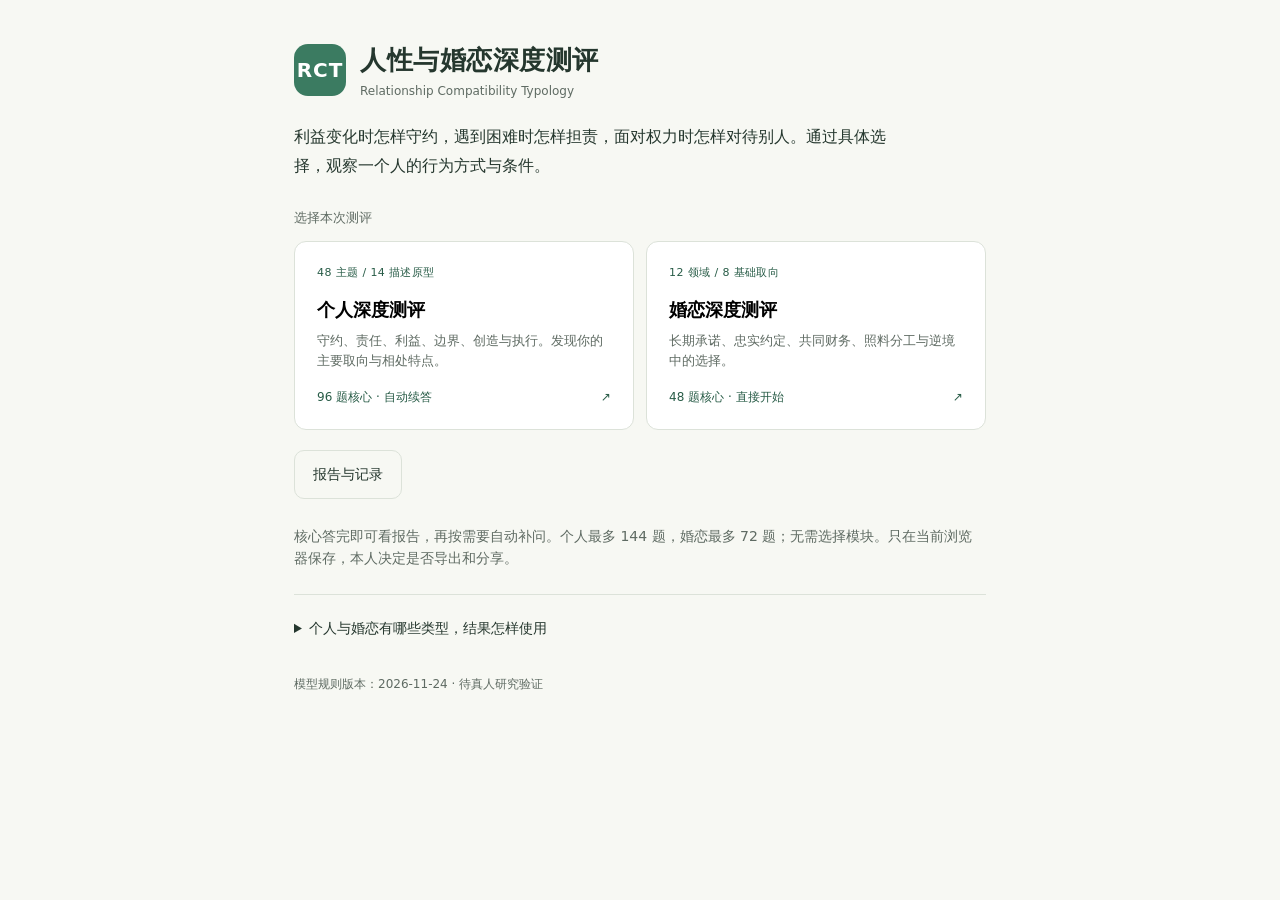
<file: index.html>
<!DOCTYPE html>
<html lang="zh-CN">
<head>
  <meta charset="UTF-8">
  <meta name="viewport" content="width=device-width, initial-scale=1.0">
  <meta name="description" content="RCT 人性与婚恋深度测评：48个人主题、14种描述原型、12个婚恋领域。用画像描述、维度解析、雷达图与动物象征理解行为倾向。">
  <title>RCT 人性与婚恋深度测评</title>
  <link rel="stylesheet" href="css/style.css?v=20261125-depth-v5">
  <link rel="stylesheet" href="css/depth.css?v=20261125-depth-v5">
</head>
<body>
  <main class="app" id="depth-app" data-release="20261125-depth-v5">
    <section id="page-home" class="page active">
      <header class="hero">
        <div class="brand"><span class="logo">RCT</span><div class="brand-text">
          <h1>人性与婚恋深度测评</h1><p class="sub">Relationship Compatibility Typology</p>
        </div></div>
        <p class="lead">利益变化时怎样守约，遇到困难时怎样担责，面对权力时怎样对待别人。通过具体选择，观察一个人的行为方式与条件。</p>
      </header>
      <p class="entry-label">选择本次测评</p>
      <div class="mode-cards">
        <button type="button" class="mode-card" id="btn-exploration" data-start="personal" style="--scene-color:var(--green-strong)">
          <span class="mode-kicker">48 主题 / 14 描述原型</span><span class="mode-title">个人深度测评</span>
          <span class="mode-desc">守约、责任、利益、边界、创造与执行。发现你的主要取向与相处特点。</span>
          <span class="mode-count">96 题核心 · 自动续答 <span aria-hidden="true">↗</span></span>
        </button>
        <button type="button" class="mode-card" data-scene="love" data-start="marriage" style="--scene-color:var(--green-strong)">
          <span class="mode-kicker">12 领域 / 8 基础取向</span><span class="mode-title">婚恋深度测评</span>
          <span class="mode-desc">长期承诺、忠实约定、共同财务、照料分工与逆境中的选择。</span>
          <span class="mode-count">48 题核心 · 直接开始 <span aria-hidden="true">↗</span></span>
        </button>
      </div>
      <div class="home-history">
        <button type="button" class="btn btn-ghost" id="btn-history">报告与记录</button>
      </div>
      <p class="home-foot muted">核心答完即可看报告，再按需要自动补问。个人最多 144 题，婚恋最多 72 题；无需选择模块。只在当前浏览器保存，本人决定是否导出和分享。</p>
      <details class="depth-library"><summary>个人与婚恋有哪些类型，结果怎样使用</summary><div id="type-library"></div>
        <p class="muted">个人有 14 个基础类型，婚恋有 8 个基础取向，主要取向可组合。颜色和动物帮助辨认类型，不表示优劣。当前模型未经过真人研究验证，不能给出背叛概率、终身忠诚保证或未来成就预测。</p>
      </details>
      <p id="home-status" class="storage-note muted" role="status"></p>
    </section>
    <section id="page-depth-quiz" class="page">
      <div class="quiz-scene-line"><strong id="depth-mode"></strong><button type="button" class="text-btn" id="depth-pause">保存并返回</button></div>
      <p id="depth-instruction" class="quiz-context muted"></p>
      <div class="quiz-top"><span id="depth-kind"></span><span id="depth-progress" class="muted"></span></div>
      <div class="progress-track"><div id="depth-progress-bar" class="progress-bar"></div></div>
      <div class="quiz-body">
        <h2 id="depth-text" class="quiz-text" tabindex="-1"></h2>
        <p id="depth-followup-reason" class="muted"></p>
        <div id="depth-options" class="options" role="group" aria-labelledby="depth-text"></div>
        <div class="quiz-actions">
          <button type="button" id="depth-prev" class="btn btn-ghost">上一题</button>
          <button type="button" id="depth-skip" class="btn btn-ghost" aria-pressed="false">跳过本题</button>
          <button type="button" id="depth-next" class="btn" disabled>下一题</button>
        </div>
        <button type="button" id="depth-stop-followup" class="text-btn hidden">结束补问，查看当前画像</button>
        <p id="depth-quiz-status" class="storage-note muted" role="status" aria-live="polite"></p>
      </div>
    </section>
    <section id="page-depth-report" class="page">
      <div class="quiz-scene-line"><strong id="report-mode"></strong><button type="button" class="text-btn" data-home>返回首页</button></div>
      <div id="depth-report"></div>
      <p id="report-status" class="storage-note muted" role="status"></p>
      <div class="actions">
        <button type="button" id="report-followup" class="btn">自动补充观察</button>
        <button type="button" id="report-edit" class="btn btn-ghost">回看与修改</button>
        <button type="button" id="report-export" class="btn btn-ghost">导出本次报告</button>
        <button type="button" id="report-new" class="btn btn-ghost">重新作答</button>
      </div>
      <p class="quiz-hint muted">修改会生成新报告，已保存的快照保留原状。</p>
    </section>
    <section id="page-depth-history" class="page">
      <div class="quiz-scene-line"><strong>报告与记录</strong><button type="button" class="text-btn" data-home>返回首页</button></div>
      <p class="muted">新旧版本分别保存；旧 44 题与完整旧题库记录按原文查看，不能换算为新结果。</p>
      <div id="depth-history"></div>
      <h2 class="sec-title">导入本人主动提供的报告</h2>
      <p class="muted">导入只在本地读取文件。同版本报告可查看当前画像，其他版本保留原文。</p>
      <label class="oc-field import-field"><span>选择 JSON 报告文件</span><input type="file" id="report-import" accept=".json,application/json"></label>
      <p id="import-status" class="storage-note muted" role="status"></p>
      <div class="actions">
        <button type="button" id="history-export" class="btn btn-ghost">导出全部本地记录</button>
        <button type="button" id="history-retry" class="btn btn-ghost">重新读取记录</button>
      </div>
    </section>
    <section id="page-depth-raw" class="page">
      <div class="quiz-scene-line"><strong>原版本记录</strong><button type="button" class="text-btn" id="raw-back">返回记录</button></div>
      <h2 id="raw-title" class="depth-title"></h2>
      <p class="muted">保留原名称、解释、回答及版本，不用新算法重算。当前记录只能按原范围理解。</p>
      <div id="raw-readable"></div>
      <details class="depth-library"><summary>查看完整原始记录</summary><pre id="raw-content"></pre></details>
      <button type="button" class="btn btn-ghost" id="raw-export">导出原记录</button>
    </section>
    <noscript>本测评需要开启 JavaScript 才能在本地处理回答。</noscript>
  </main>
  <script src="js/depth/model.js?v=20261125-depth-v5"></script>
  <script src="js/depth/engine.js?v=20261125-depth-v5"></script>
  <script src="js/depth/data.js?v=20261125-depth-v5"></script>
  <script src="js/depth/identity.js?v=20261125-depth-v5"></script>
  <script src="js/depth/affinities.js?v=20261125-depth-v5"></script>
  <script src="js/depth/profile.js?v=20261125-depth-v5"></script>
  <script src="js/depth/visuals.js?v=20261125-depth-v5"></script>
  <script src="js/depth/app.js?v=20261125-depth-v5"></script>
</body>
</html>
</file>
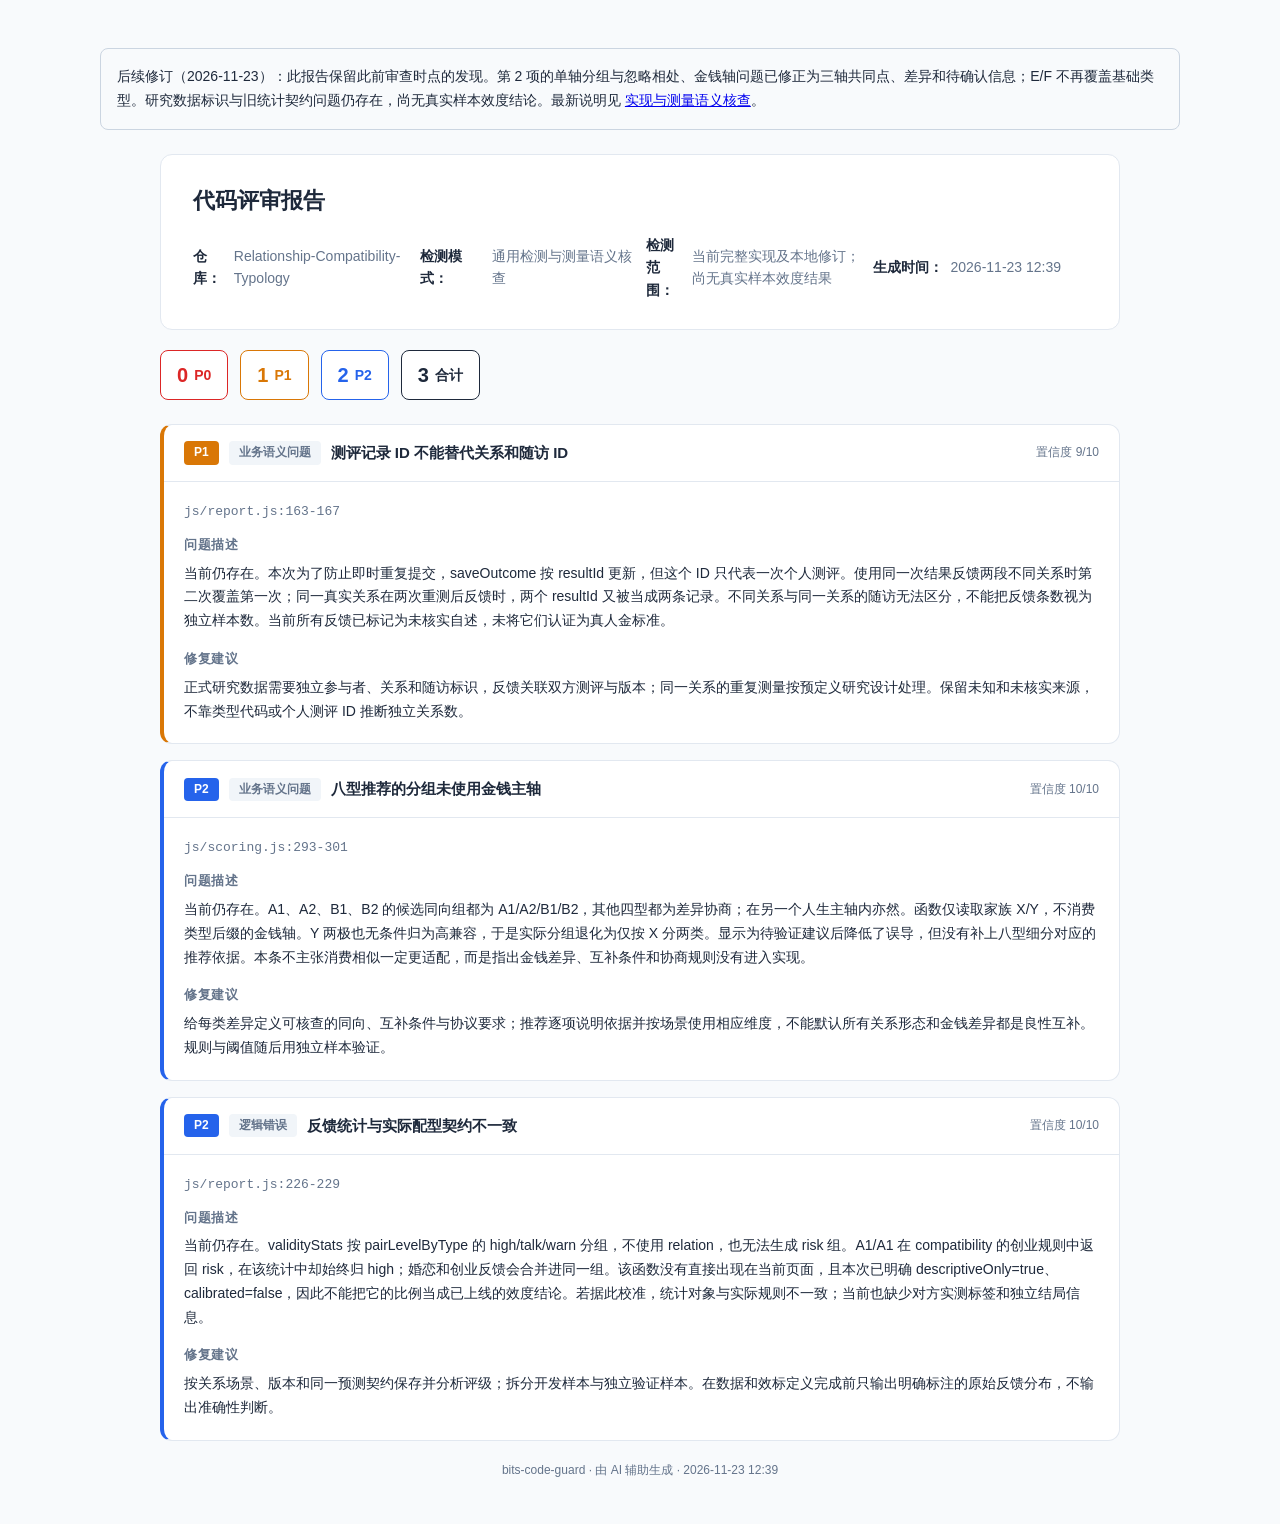
<file: RCT-代码审查.html>
<!DOCTYPE html>
<html lang="zh-CN">
<head>
  <meta charset="UTF-8">
  <meta name="viewport" content="width=device-width, initial-scale=1.0">
  <title>代码评审报告 — Relationship-Compatibility-Typology</title>
  <style>
    :root {
      --color-p0: #dc2626;
      --color-p0-bg: #fef2f2;
      --color-p0-border: #fca5a5;
      --color-p1: #d97706;
      --color-p1-bg: #fffbeb;
      --color-p1-border: #fcd34d;
      --color-p2: #2563eb;
      --color-p2-bg: #eff6ff;
      --color-p2-border: #93c5fd;
      --color-bg: #f8fafc;
      --color-card: #ffffff;
      --color-border: #e2e8f0;
      --color-text: #1e293b;
      --color-text-secondary: #64748b;
      --color-code-bg: #f1f5f9;
    }

    * { margin: 0; padding: 0; box-sizing: border-box; }

    body {
      font-family: -apple-system, BlinkMacSystemFont, "Segoe UI", Roboto, "Helvetica Neue", Arial, "Noto Sans SC", sans-serif;
      background: var(--color-bg);
      color: var(--color-text);
      line-height: 1.6;
      padding: 24px;
    }

    .container {
      max-width: 960px;
      margin: 0 auto;
    }

    /* --- Header --- */
    .report-header {
      background: var(--color-card);
      border: 1px solid var(--color-border);
      border-radius: 12px;
      padding: 28px 32px;
      margin-bottom: 20px;
    }

    .report-header h1 {
      font-size: 22px;
      font-weight: 700;
      margin-bottom: 16px;
    }

    .meta-grid {
      display: grid;
      grid-template-columns: repeat(auto-fit, minmax(200px, 1fr));
      gap: 12px;
    }

    .meta-item {
      display: flex;
      align-items: center;
      gap: 8px;
      font-size: 14px;
      color: var(--color-text-secondary);
    }

    .meta-item .label { font-weight: 600; color: var(--color-text); }

    /* --- P0 Alert Banner --- */
    .p0-alert {
      background: var(--color-p0-bg);
      border: 1px solid var(--color-p0-border);
      border-left: 4px solid var(--color-p0);
      border-radius: 8px;
      padding: 16px 20px;
      margin-bottom: 20px;
      display: none;
    }

    .p0-alert-title {
      font-size: 15px;
      font-weight: 700;
      color: var(--color-p0);
      margin-bottom: 8px;
    }

    .p0-alert-list {
      list-style: none;
      font-size: 14px;
    }

    .p0-alert-list li {
      padding: 2px 0;
      color: var(--color-text);
    }

    /* --- Summary Bar --- */
    .summary-bar {
      display: flex;
      gap: 12px;
      margin-bottom: 24px;
      flex-wrap: wrap;
    }

    .summary-chip {
      display: inline-flex;
      align-items: center;
      gap: 6px;
      padding: 8px 16px;
      border-radius: 8px;
      font-size: 14px;
      font-weight: 600;
      background: var(--color-card);
      border: 1px solid var(--color-border);
    }

    .summary-chip .count {
      font-size: 20px;
      font-weight: 700;
    }

    .summary-chip.p0 { border-color: var(--color-p0); color: var(--color-p0); }
    .summary-chip.p1 { border-color: var(--color-p1); color: var(--color-p1); }
    .summary-chip.p2 { border-color: var(--color-p2); color: var(--color-p2); }
    .summary-chip.total { border-color: var(--color-text); color: var(--color-text); }

    /* --- Defect Cards --- */
    .defect-list { display: flex; flex-direction: column; gap: 16px; }

    .defect-card {
      background: var(--color-card);
      border: 1px solid var(--color-border);
      border-radius: 12px;
      overflow: hidden;
    }

    .defect-card.severity-P0 { border-left: 4px solid var(--color-p0); }
    .defect-card.severity-P1 { border-left: 4px solid var(--color-p1); }
    .defect-card.severity-P2 { border-left: 4px solid var(--color-p2); }

    .defect-header {
      display: flex;
      align-items: center;
      gap: 10px;
      padding: 16px 20px;
      border-bottom: 1px solid var(--color-border);
      flex-wrap: wrap;
    }

    .severity-badge {
      display: inline-block;
      padding: 2px 10px;
      border-radius: 4px;
      font-size: 12px;
      font-weight: 700;
      color: #fff;
    }

    .severity-badge.P0 { background: var(--color-p0); }
    .severity-badge.P1 { background: var(--color-p1); }
    .severity-badge.P2 { background: var(--color-p2); }

    .category-badge {
      display: inline-block;
      padding: 2px 10px;
      border-radius: 4px;
      font-size: 12px;
      font-weight: 600;
      background: var(--color-code-bg);
      color: var(--color-text-secondary);
    }

    .defect-title {
      font-size: 15px;
      font-weight: 600;
      flex: 1;
    }

    .confidence-tag {
      font-size: 12px;
      color: var(--color-text-secondary);
      white-space: nowrap;
    }

    .defect-body { padding: 20px; }

    .defect-location {
      font-size: 13px;
      color: var(--color-text-secondary);
      margin-bottom: 12px;
      font-family: "SF Mono", "Fira Code", "Cascadia Code", monospace;
    }

    .defect-section { margin-bottom: 16px; }
    .defect-section:last-child { margin-bottom: 0; }

    .defect-section-title {
      font-size: 13px;
      font-weight: 700;
      color: var(--color-text-secondary);
      text-transform: uppercase;
      letter-spacing: 0.5px;
      margin-bottom: 6px;
    }

    .defect-section p {
      font-size: 14px;
      line-height: 1.7;
    }

    .code-block {
      background: var(--color-code-bg);
      border: 1px solid var(--color-border);
      border-radius: 6px;
      padding: 12px 16px;
      font-family: "SF Mono", "Fira Code", "Cascadia Code", monospace;
      font-size: 13px;
      line-height: 1.6;
      overflow-x: auto;
      white-space: pre-wrap;
      word-break: break-all;
    }

    /* --- Empty State --- */
    .empty-state {
      text-align: center;
      padding: 64px 32px;
      background: var(--color-card);
      border: 1px solid var(--color-border);
      border-radius: 12px;
    }

    .empty-state h2 {
      font-size: 18px;
      color: #16a34a;
      margin-bottom: 8px;
    }

    .empty-state p {
      font-size: 14px;
      color: var(--color-text-secondary);
    }

    /* --- Footer --- */
    .report-footer {
      text-align: center;
      padding: 20px;
      font-size: 12px;
      color: var(--color-text-secondary);
    }

    /* --- Responsive --- */
    @media (max-width: 640px) {
      body { padding: 12px; }
      .report-header { padding: 20px; }
      .defect-header { padding: 12px 16px; }
      .defect-body { padding: 16px; }
    }
  </style>
</head>
<body>
  <p style="max-width:1080px;margin:24px auto;padding:16px;border:1px solid #cbd5e1;border-radius:8px;font-size:14px;line-height:1.7">后续修订（2026-11-23）：此报告保留此前审查时点的发现。第 2 项的单轴分组与忽略相处、金钱轴问题已修正为三轴共同点、差异和待确认信息；E/F 不再覆盖基础类型。研究数据标识与旧统计契约问题仍存在，尚无真实样本效度结论。最新说明见 <a href="RCT-实现核查.md">实现与测量语义核查</a>。</p>
  <div class="container">

    <!-- ====== Header ====== -->
    <div class="report-header">
      <h1>代码评审报告</h1>
      <div class="meta-grid">
        <div class="meta-item">
          <span class="label">仓库：</span>
          <span>Relationship-Compatibility-Typology</span>
        </div>
        <div class="meta-item">
          <span class="label">检测模式：</span>
          <span>通用检测与测量语义核查</span>
        </div>
        <div class="meta-item">
          <span class="label">检测范围：</span>
          <span>当前完整实现及本地修订；尚无真实样本效度结果</span>
        </div>
        <div class="meta-item">
          <span class="label">生成时间：</span>
          <span>2026-11-23 12:39</span>
        </div>
      </div>
    </div>

    <!-- ====== P0 Alert (hidden when no P0) ====== -->
    <div class="p0-alert">
      <div class="p0-alert-title">高优先级告警 — 发现 P0 级别缺陷，建议立即处理</div>
      <ul class="p0-alert-list">
        
      </ul>
    </div>

    <!-- ====== Summary ====== -->
    <div class="summary-bar">
      <div class="summary-chip p0"><span class="count">0</span> P0</div>
      <div class="summary-chip p1"><span class="count">1</span> P1</div>
      <div class="summary-chip p2"><span class="count">2</span> P2</div>
      <div class="summary-chip total"><span class="count">3</span> 合计</div>
    </div>

    <!-- ====== Defect List ====== -->
    <div class="defect-list">
      
    <div class="defect-card severity-P1">
      <div class="defect-header">
        <span class="severity-badge P1">P1</span>
        <span class="category-badge">业务语义问题</span>
        <span class="defect-title">测评记录 ID 不能替代关系和随访 ID</span>
        <span class="confidence-tag">置信度 9/10</span>
      </div>
      <div class="defect-body">
        <div class="defect-location">js/report.js:163-167</div>
        <div class="defect-section">
          <div class="defect-section-title">问题描述</div>
          <p>当前仍存在。本次为了防止即时重复提交，saveOutcome 按 resultId 更新，但这个 ID 只代表一次个人测评。使用同一次结果反馈两段不同关系时第二次覆盖第一次；同一真实关系在两次重测后反馈时，两个 resultId 又被当成两条记录。不同关系与同一关系的随访无法区分，不能把反馈条数视为独立样本数。当前所有反馈已标记为未核实自述，未将它们认证为真人金标准。</p>
        </div>
        <div class="defect-section">
          <div class="defect-section-title">修复建议</div>
          <p>正式研究数据需要独立参与者、关系和随访标识，反馈关联双方测评与版本；同一关系的重复测量按预定义研究设计处理。保留未知和未核实来源，不靠类型代码或个人测评 ID 推断独立关系数。</p>
        </div>
      </div>
    </div>

    <div class="defect-card severity-P2">
      <div class="defect-header">
        <span class="severity-badge P2">P2</span>
        <span class="category-badge">业务语义问题</span>
        <span class="defect-title">八型推荐的分组未使用金钱主轴</span>
        <span class="confidence-tag">置信度 10/10</span>
      </div>
      <div class="defect-body">
        <div class="defect-location">js/scoring.js:293-301</div>
        <div class="defect-section">
          <div class="defect-section-title">问题描述</div>
          <p>当前仍存在。A1、A2、B1、B2 的候选同向组都为 A1/A2/B1/B2，其他四型都为差异协商；在另一个人生主轴内亦然。函数仅读取家族 X/Y，不消费类型后缀的金钱轴。Y 两极也无条件归为高兼容，于是实际分组退化为仅按 X 分两类。显示为待验证建议后降低了误导，但没有补上八型细分对应的推荐依据。本条不主张消费相似一定更适配，而是指出金钱差异、互补条件和协商规则没有进入实现。</p>
        </div>
        <div class="defect-section">
          <div class="defect-section-title">修复建议</div>
          <p>给每类差异定义可核查的同向、互补条件与协议要求；推荐逐项说明依据并按场景使用相应维度，不能默认所有关系形态和金钱差异都是良性互补。规则与阈值随后用独立样本验证。</p>
        </div>
      </div>
    </div>

    <div class="defect-card severity-P2">
      <div class="defect-header">
        <span class="severity-badge P2">P2</span>
        <span class="category-badge">逻辑错误</span>
        <span class="defect-title">反馈统计与实际配型契约不一致</span>
        <span class="confidence-tag">置信度 10/10</span>
      </div>
      <div class="defect-body">
        <div class="defect-location">js/report.js:226-229</div>
        <div class="defect-section">
          <div class="defect-section-title">问题描述</div>
          <p>当前仍存在。validityStats 按 pairLevelByType 的 high/talk/warn 分组，不使用 relation，也无法生成 risk 组。A1/A1 在 compatibility 的创业规则中返回 risk，在该统计中却始终归 high；婚恋和创业反馈会合并进同一组。该函数没有直接出现在当前页面，且本次已明确 descriptiveOnly=true、calibrated=false，因此不能把它的比例当成已上线的效度结论。若据此校准，统计对象与实际规则不一致；当前也缺少对方实测标签和独立结局信息。</p>
        </div>
        <div class="defect-section">
          <div class="defect-section-title">修复建议</div>
          <p>按关系场景、版本和同一预测契约保存并分析评级；拆分开发样本与独立验证样本。在数据和效标定义完成前只输出明确标注的原始反馈分布，不输出准确性判断。</p>
        </div>
      </div>
    </div>
    </div>

    <!-- ====== Empty State (shown when no defects) ====== -->
    <!-- __EMPTY_STATE_START__
    <div class="empty-state">
      <h2>未发现缺陷</h2>
      <p>本次评审未发现 P0-P2 级别的缺陷。共检查 7 个文件，约 1979 行变更。</p>
    </div>
    __EMPTY_STATE_END__ -->

    <div class="report-footer">
      bits-code-guard &middot; 由 AI 辅助生成 &middot; 2026-11-23 12:39
    </div>

  </div>
</body>
</html>

<!--
╔══════════════════════════════════════════════════════════════╗
║                        占位符说明                           ║
╠══════════════════════════════════════════════════════════════╣
║                                                              ║
║  --- 报告元信息 ---                                          ║
║  Relationship-Compatibility-Typology           仓库名称                            ║
║  通用检测与测量语义核查         检测模式                            ║
║  当前完整实现及本地修订；尚无真实样本效度结果          检测范围描述                         ║
║  2026-11-23 12:39        报告生成时间 (YYYY-MM-DD HH:mm)     ║
║                                                              ║
║  --- 统计数据 ---                                            ║
║  0            P0 缺陷数量                         ║
║  1            P1 缺陷数量                         ║
║  2            P2 缺陷数量                         ║
║  3         缺陷总数                            ║
║                                                              ║
║  --- P0 告警 ---                                             ║
║  none    有 P0 时为 "block"，无 P0 时为      ║
║                          "none"                              ║
║        P0 缺陷摘要列表，每项格式：         ║
║    <li>[P0][类型] file:line | {title}</li>                   ║
║                                                              ║
║  --- 缺陷卡片 ---                                            ║
║  
    <div class="defect-card severity-P1">
      <div class="defect-header">
        <span class="severity-badge P1">P1</span>
        <span class="category-badge">业务语义问题</span>
        <span class="defect-title">测评记录 ID 不能替代关系和随访 ID</span>
        <span class="confidence-tag">置信度 9/10</span>
      </div>
      <div class="defect-body">
        <div class="defect-location">js/report.js:163-167</div>
        <div class="defect-section">
          <div class="defect-section-title">问题描述</div>
          <p>当前仍存在。本次为了防止即时重复提交，saveOutcome 按 resultId 更新，但这个 ID 只代表一次个人测评。使用同一次结果反馈两段不同关系时第二次覆盖第一次；同一真实关系在两次重测后反馈时，两个 resultId 又被当成两条记录。不同关系与同一关系的随访无法区分，不能把反馈条数视为独立样本数。当前所有反馈已标记为未核实自述，未将它们认证为真人金标准。</p>
        </div>
        <div class="defect-section">
          <div class="defect-section-title">修复建议</div>
          <p>正式研究数据需要独立参与者、关系和随访标识，反馈关联双方测评与版本；同一关系的重复测量按预定义研究设计处理。保留未知和未核实来源，不靠类型代码或个人测评 ID 推断独立关系数。</p>
        </div>
      </div>
    </div>

    <div class="defect-card severity-P2">
      <div class="defect-header">
        <span class="severity-badge P2">P2</span>
        <span class="category-badge">业务语义问题</span>
        <span class="defect-title">八型推荐的分组未使用金钱主轴</span>
        <span class="confidence-tag">置信度 10/10</span>
      </div>
      <div class="defect-body">
        <div class="defect-location">js/scoring.js:293-301</div>
        <div class="defect-section">
          <div class="defect-section-title">问题描述</div>
          <p>当前仍存在。A1、A2、B1、B2 的候选同向组都为 A1/A2/B1/B2，其他四型都为差异协商；在另一个人生主轴内亦然。函数仅读取家族 X/Y，不消费类型后缀的金钱轴。Y 两极也无条件归为高兼容，于是实际分组退化为仅按 X 分两类。显示为待验证建议后降低了误导，但没有补上八型细分对应的推荐依据。本条不主张消费相似一定更适配，而是指出金钱差异、互补条件和协商规则没有进入实现。</p>
        </div>
        <div class="defect-section">
          <div class="defect-section-title">修复建议</div>
          <p>给每类差异定义可核查的同向、互补条件与协议要求；推荐逐项说明依据并按场景使用相应维度，不能默认所有关系形态和金钱差异都是良性互补。规则与阈值随后用独立样本验证。</p>
        </div>
      </div>
    </div>

    <div class="defect-card severity-P2">
      <div class="defect-header">
        <span class="severity-badge P2">P2</span>
        <span class="category-badge">逻辑错误</span>
        <span class="defect-title">反馈统计与实际配型契约不一致</span>
        <span class="confidence-tag">置信度 10/10</span>
      </div>
      <div class="defect-body">
        <div class="defect-location">js/report.js:226-229</div>
        <div class="defect-section">
          <div class="defect-section-title">问题描述</div>
          <p>当前仍存在。validityStats 按 pairLevelByType 的 high/talk/warn 分组，不使用 relation，也无法生成 risk 组。A1/A1 在 compatibility 的创业规则中返回 risk，在该统计中却始终归 high；婚恋和创业反馈会合并进同一组。该函数没有直接出现在当前页面，且本次已明确 descriptiveOnly=true、calibrated=false，因此不能把它的比例当成已上线的效度结论。若据此校准，统计对象与实际规则不一致；当前也缺少对方实测标签和独立结局信息。</p>
        </div>
        <div class="defect-section">
          <div class="defect-section-title">修复建议</div>
          <p>按关系场景、版本和同一预测契约保存并分析评级；拆分开发样本与独立验证样本。在数据和效标定义完成前只输出明确标注的原始反馈分布，不输出准确性判断。</p>
        </div>
      </div>
    </div>        所有缺陷卡片的 HTML，单张卡片格式：  ║
║                                                              ║
║    <div class="defect-card severity-{severity}">             ║
║      <div class="defect-header">                             ║
║        <span class="severity-badge {severity}">              ║
║          {severity}</span>                                   ║
║        <span class="category-badge">                         ║
║          {category_zh}</span>                                ║
║        <span class="defect-title">                           ║
║          {title}</span>                                       ║
║        <span class="confidence-tag">                         ║
║          置信度 {confidence}/10</span>                       ║
║      </div>                                                  ║
║      <div class="defect-body">                               ║
║        <div class="defect-location">                         ║
║          {file}:{start_line}-{end_line}</div>                ║
║        <div class="defect-section">                          ║
║          <div class="defect-section-title">                  ║
║            问题描述</div>                                    ║
║          <p>{rationale}</p>                                  ║
║        </div>                                                ║
║        <div class="defect-section">                          ║
║          <div class="defect-section-title">                  ║
║            问题代码</div>                                    ║
║          <div class="code-block">                            ║
║            {代码片段}</div>                                  ║
║        </div>                                                ║
║        <div class="defect-section">                          ║
║          <div class="defect-section-title">                  ║
║            修复建议</div>                                    ║
║          <p>{suggestion}</p>                                 ║
║        </div>                                                ║
║      </div>                                                  ║
║    </div>                                                    ║
║                                                              ║
║  --- 空状态 ---                                              ║
║  无缺陷时：取消注释 __EMPTY_STATE_START__ 到                 ║
║  __EMPTY_STATE_END__ 之间的内容，并删除 defect-list 区块      ║
║  7          检查的文件数                         ║
║  1979          变更行数                            ║
║                                                              ║
║  --- category 中英文映射 ---                                  ║
║  LOGIC       → 逻辑错误                                     ║
║  BUSINESS_SEMANTICS → 业务语义问题                           ║
║  SECURITY    → 安全漏洞                                      ║
║  CONCURRENCY → 并发问题                                      ║
║  ROBUSTNESS  → 健壮性问题                                    ║
║  PERFORMANCE → 性能问题                                      ║
║  QUALITY     → 代码质量问题                                  ║
║                                                              ║
╚══════════════════════════════════════════════════════════════╝
-->
</file>
<file: css/style.css>
:root {
  --green: #0a9d5c;
  --green-strong: #077a47;
  --green-soft: #e5f6ee;
  --ink: #171717;
  --muted: #52525b;
  --line: #dedee2;
  --bg: #f7f7f8;
  --card: #fff;
  --danger: #b73b31;
  --warn: #80561b;
  --warn-soft: #fdf3e0;
  --type-color: #347363;
  --radius: 12px;
  --font: "SF Pro Text", "PingFang SC", system-ui, -apple-system, "Segoe UI", Roboto, sans-serif;
}
* { box-sizing: border-box; margin: 0; padding: 0; }
html, body { font-family: var(--font); color: var(--ink); background: var(--bg); line-height: 1.6; -webkit-font-smoothing: antialiased; }
button, input, select { font: inherit; }
button { touch-action: manipulation; -webkit-tap-highlight-color: transparent; }
button:focus-visible, select:focus-visible, input:focus-visible, summary:focus-visible {
  outline: 3px solid #466da6; outline-offset: 3px;
}
.app { max-width: 740px; margin: 0 auto; padding: 40px 24px 64px; }
.page { display: none; }
.page.active { display: block; animation: fadein .2s ease; }
@keyframes fadein { from { opacity: 0; } to { opacity: 1; } }
.hidden { display: none !important; }
.muted { color: var(--muted); font-size: 14px; }

.hero { margin-bottom: 28px; }
.brand { display: flex; align-items: center; gap: 14px; margin-bottom: 22px; }
.logo { display: grid; place-items: center; width: 52px; height: 52px; border-radius: 14px; background: var(--green); color: #fff; font-weight: 700; font-size: 20px; letter-spacing: 1px; flex-shrink: 0; }
.brand-text h1 { font-size: 26px; font-weight: 700; letter-spacing: .5px; }
.brand-text .sub { color: var(--muted); font-size: 12px; }
.lead { font-size: 16px; line-height: 1.8; max-width: 620px; }
.entry-label { font-size: 13px; color: var(--muted); margin-bottom: 12px; }
.mode-cards { display: grid; grid-template-columns: 1fr 1fr; gap: 12px; }
.mode-card { position: relative; display: flex; flex-direction: column; align-items: flex-start; gap: 6px; min-width: 0; padding: 22px; background: var(--card); border: 1px solid var(--line); border-radius: var(--radius); text-align: left; cursor: pointer; transition: border-color .15s; }
.mode-icon { color: var(--scene-color); width: 30px; height: 30px; margin-bottom: 6px; }
.mode-icon svg { width: 100%; height: 100%; }
.mode-title { font-size: 18px; font-weight: 600; }
.mode-desc { font-size: 13px; color: var(--muted); line-height: 1.6; }
.mode-count { margin-top: 10px; color: var(--scene-color); font-size: 12px; width: 100%; display: flex; justify-content: space-between; }
.home-history { display: flex; align-items: center; gap: 16px; margin-top: 20px; flex-wrap: wrap; }
.home-history .muted { font-size: 12px; }
.home-foot { margin-top: 26px; }
.home-foot p { font-size: 12px; line-height: 1.8; }

.quiz-scene-line { display: flex; align-items: center; justify-content: space-between; gap: 12px; margin-bottom: 8px; }
.text-btn { border: 0; background: transparent; color: var(--muted); padding: 8px 4px; cursor: pointer; font-size: 13px; min-height: 44px; }
.quiz-context { font-size: 13px; margin-bottom: 24px; }
.quiz-top { display: flex; justify-content: space-between; align-items: center; margin-bottom: 10px; gap: 12px; }
.quiz-meta { display: flex; flex-direction: column; gap: 3px; }
#quiz-sub { font-size: 13px; font-weight: 500; }
#quiz-progress { font-size: 12px; color: var(--muted); }
.quiz-timer { font-size: 20px; font-weight: 600; color: var(--green-strong); min-width: 44px; text-align: right; font-variant-numeric: tabular-nums; }
.quiz-timer.danger { color: var(--danger); }
.progress-track { height: 4px; background: var(--line); border-radius: 2px; overflow: hidden; margin-bottom: 28px; }
.progress-bar { height: 100%; background: var(--green); }
.quiz-body { max-width: 620px; }
.quiz-text { font-size: 21px; font-weight: 600; line-height: 1.55; margin-bottom: 24px; }
.quiz-text:focus { outline: none; }
.options { display: flex; flex-direction: column; gap: 10px; }
.option { display: flex; align-items: center; justify-content: space-between; gap: 12px; width: 100%; padding: 16px 18px; background: var(--card); border: 1px solid var(--line); border-radius: 10px; font-size: 16px; text-align: left; cursor: pointer; color: var(--ink); line-height: 1.55; transition: border-color .15s, background .15s; }
.option-label { flex: 1; min-width: 0; }
.choice-marker { width: 20px; flex-shrink: 0; font-weight: 700; color: var(--green-strong); text-align: center; }
.option.selected { border-color: var(--green); background: var(--green-soft); font-weight: 600; }
/* 选中只能来自 .selected。鼠标 hover 保持中性色，触屏不设置 hover。 */
@media (hover: hover) and (pointer: fine) {
  .option:hover:not(.selected) { border-color: #9b9ba4; background: #fafafa; }
  .mode-card:hover { border-color: var(--scene-color); }
  .btn:not(:disabled):hover { background: var(--green-strong); }
  .btn-ghost:not(:disabled):hover { background: #eeeeef; }
}
.quiz-actions { display: flex; justify-content: space-between; gap: 12px; margin-top: 22px; }
.quiz-actions .btn { min-width: 108px; }
.quiz-hint { font-size: 12px; margin-top: 16px; }

.result-card { background: var(--card); border: 1px solid var(--line); border-radius: var(--radius); padding: 28px; }
.result-scene { font-size: 12px; color: var(--type-color); margin-bottom: 18px; }
.result-head { display: flex; align-items: flex-start; gap: 16px; margin-bottom: 22px; }
.result-symbol { width: 48px; height: 48px; color: var(--type-color); flex-shrink: 0; padding: 4px; margin-top: 6px; }
.result-symbol svg { width: 100%; height: 100%; }
.result-code { color: var(--type-color); font-weight: 700; font-size: 14px; letter-spacing: 1px; margin-bottom: 4px; }
.result-subtype { color: var(--type-color); font-size: 17px; line-height: 1.6; margin: 4px 0 10px; }
.result-head h2 { font-size: 24px; font-weight: 700; line-height: 1.4; }
.result-axes { color: var(--muted); font-size: 13px; margin-top: 8px; line-height: 1.8; }
.profile-note { border-left: 3px solid var(--type-color); padding-left: 12px; color: var(--muted); font-size: 13px; margin-bottom: 20px; }
.warn-banner { background: var(--warn-soft); color: var(--warn); border-radius: 10px; padding: 12px 16px; font-size: 13px; margin-bottom: 20px; }
.result-grid { display: flex; flex-direction: column; gap: 12px; margin-bottom: 32px; }
.kv { display: flex; gap: 12px; font-size: 14px; line-height: 1.8; }
.kv .k { flex-shrink: 0; width: 64px; color: var(--muted); font-size: 12px; padding-top: 2px; }
.sec-title { font-size: 16px; font-weight: 600; margin-bottom: 12px; margin-top: 8px; }
.dim-explainer { margin-bottom: 16px; font-size: 12px; line-height: 1.8; }
.dims { display: flex; flex-direction: column; gap: 18px; margin-bottom: 32px; }
.axis-caption { display: flex; justify-content: space-between; font-size: 13px; margin-bottom: 12px; }
.axis-caption strong { font-weight: 500; }
.axis-caption span { color: var(--type-color); }
.axis-track { position: relative; height: 6px; border-radius: 4px; background: #ececee; margin: 0 6px; }
.axis-center { position: absolute; left: 50%; top: -3px; height: 12px; border-left: 1px solid #acacb3; }
.axis-point { position: absolute; width: 12px; height: 12px; background: var(--type-color); border: 2px solid var(--card); border-radius: 50%; top: -3px; transform: translateX(-50%); box-shadow: 0 0 0 1px var(--type-color); }
.dim-endpoints { display: flex; justify-content: space-between; gap: 8px; margin-top: 9px; font-size: 11px; color: var(--muted); }
.axis-evidence { font-size: 11px; margin-top: 6px; }

.radar { max-width: 440px; margin: -8px auto 8px; }
.radar svg { display: block; width: 100%; height: auto; }
.radar-ring { fill: none; stroke: #dedee2; stroke-width: 1; }
.radar-spoke { stroke: #e8e8eb; stroke-width: 1; }
.radar-data { fill: var(--type-color); fill-opacity: .12; stroke: var(--type-color); stroke-width: 1.5; }
.radar-dot { fill: var(--type-color); }
.radar text { font: 12px var(--font); fill: var(--muted); }
.behaviors { margin-bottom: 32px; }
.behavior-row { border-bottom: 1px solid var(--line); }
.behavior-row summary, .candidate-details > summary { cursor: pointer; font-size: 13px; padding: 14px 0; min-height: 44px; }
.behavior-row summary { display: flex; justify-content: space-between; align-items: baseline; gap: 12px; list-style: none; }
.behavior-row summary::before { content: "+"; width: 10px; color: var(--muted); }
.behavior-row[open] summary::before { content: "−"; }
.behavior-row summary > span:first-child { flex: 1; }
.behavior-level { color: var(--muted); font-size: 12px; }
.behavior-row > p { margin: 0 0 12px; font-size: 12px; line-height: 1.8; }
.answer-evidence { padding-left: 10px; border-left: 2px solid var(--line); }
.answer-evidence span, .answer-evidence strong { display: block; }
.answer-evidence span { color: var(--muted); }
.answer-evidence strong { font-weight: 500; }
.conditions { margin-bottom: 32px; }
.condition-row { padding: 14px 0; border-bottom: 1px solid var(--line); }
.condition-row > div { display: flex; flex-direction: column; gap: 4px; font-size: 14px; }
.condition-row strong { font-weight: 500; font-size: 12px; color: var(--muted); }
.condition-row p { font-size: 12px; line-height: 1.8; margin-top: 6px; }

.match-reco { margin-bottom: 28px; }
.match-needs { margin: 12px 0 10px; padding-left: 20px; font-size: 14px; }
.match-needs li { padding: 4px 0; }
.candidate-details { margin-top: 10px; border-top: 1px solid var(--line); }
.candidate-details > summary { color: var(--type-color); font-weight: 500; }
.match-group { display: flex; align-items: flex-start; gap: 12px; padding: 16px 0; border-bottom: 1px solid var(--line); }
.match-group:last-child { border-bottom: none; }
.match-label { flex-shrink: 0; width: 82px; padding: 4px 0; border-radius: 6px; font-size: 11px; font-weight: 500; text-align: center; background: #f1f1f4; color: var(--muted); }
.match-label.same { background: var(--green-soft); color: var(--green-strong); }
.match-label.discuss { background: var(--warn-soft); color: var(--warn); }
.match-types { display: flex; flex-direction: column; gap: 12px; flex: 1; min-width: 0; list-style: none; }
.match-candidate p { margin-top: 5px; font-size: 12px; overflow-wrap: anywhere; line-height: 1.8; }
.match-chip { display: inline-block; padding: 3px 8px; border-left: 2px solid var(--chip-color); font-size: 13px; color: var(--ink); }
.match-note { margin-top: 8px; font-size: 12px; }
.stability { background: #f2f2f5; border-radius: 10px; padding: 14px 16px; font-size: 12px; margin-bottom: 24px; }

.outcome-box { border-top: 1px solid var(--line); padding-top: 20px; margin-bottom: 24px; }
.outcome-box > p { font-size: 12px; line-height: 1.8; }
.outcome-form { display: flex; flex-direction: column; gap: 12px; margin-top: 12px; }
.oc-field { display: flex; flex-direction: column; gap: 6px; font-size: 12px; color: var(--muted); }
.oc-field select, .oc-field input { padding: 10px 12px; min-height: 44px; border: 1px solid var(--line); border-radius: 8px; font-size: 14px; color: var(--ink); background: var(--card); width: 100%; }
.oc-field input[readonly] { background: var(--bg); color: var(--muted); }
.storage-note { font-size: 12px; margin: 20px 0 12px; }
.actions { display: flex; flex-wrap: wrap; gap: 10px; margin-top: 12px; }
.btn { padding: 12px 18px; min-height: 44px; background: var(--green); color: #fff; border: 1px solid transparent; border-radius: 10px; font-size: 14px; font-weight: 600; cursor: pointer; }
.btn-ghost { background: transparent; color: var(--ink); border-color: var(--line); font-weight: 500; }
.btn:disabled { background: #e8e8eb; color: #73737b; border-color: transparent; cursor: default; }

.history-filter { margin-bottom: 20px; max-width: 240px; }
.history-summary { background: #f2f2f5; border-radius: 10px; padding: 14px 16px; font-size: 13px; margin-bottom: 16px; }
.history-summary .muted { margin-top: 8px; font-size: 12px; }
.history-item { display: flex; justify-content: space-between; align-items: center; gap: 16px; padding: 16px 0; border-bottom: 1px solid var(--line); }
.history-item > div { min-width: 0; }
.h-scene, .h-type, .h-time { display: block; }
.h-scene { color: var(--muted); font-size: 11px; margin-bottom: 4px; }
.h-type { font-weight: 500; font-size: 14px; overflow-wrap: anywhere; }
.h-time { color: var(--muted); font-size: 11px; margin-top: 4px; }
.history-item .btn { flex-shrink: 0; font-size: 12px; padding: 10px 12px; }
#btn-clear-history { margin-top: 20px; }
.exploration-entry { margin-top: 32px; padding: 24px 0; border-top: 1px solid var(--line); border-bottom: 1px solid var(--line); }
.exploration-entry h2 { font-size: 22px; margin: 6px 0 10px; }
.exploration-entry > p { font-size: 14px; line-height: 1.8; max-width: 560px; }
.exploration-entry .ex-group-bottom { margin-top: 20px; }
.ex-heading { font-size: 24px; line-height: 1.5; margin: 24px 0 12px; }
.ex-intro { color: var(--muted); font-size: 14px; line-height: 1.8; margin-bottom: 20px; }
.ex-total { font-size: 13px; color: var(--green-strong); }
.ex-groups { display: grid; grid-template-columns: 1fr 1fr; gap: 12px; margin-bottom: 24px; }
.ex-group { background: var(--card); border: 1px solid var(--line); border-radius: var(--radius); padding: 18px; min-width: 0; }
.ex-group-head { display: flex; align-items: baseline; justify-content: space-between; gap: 8px; margin-bottom: 12px; }
.ex-group-head h3 { font-size: 16px; color: var(--scene-color); font-weight: 600; }
.ex-group-head > span { flex-shrink: 0; font-size: 11px; color: var(--muted); }
.ex-group > p { font-size: 12px; line-height: 1.9; }
.ex-group-bottom { display: flex; align-items: center; justify-content: space-between; gap: 12px; flex-wrap: wrap; margin-top: 16px; }
.ex-group-bottom .muted { font-size: 12px; }
.ex-group-bottom .btn { padding: 10px 12px; font-size: 12px; }
.ex-history-title { margin-top: 36px; }
.ex-topic-label { font-size: 13px; color: var(--green-strong); }
#ex-quiz-progress { flex-shrink: 0; font-size: 12px; }
.ex-quiz-actions { flex-wrap: wrap; }
.ex-quiz-actions .btn { min-width: 0; }
.ex-topic-report { border-bottom: 1px solid var(--line); }
.ex-topic-report > summary { display: flex; align-items: flex-start; gap: 12px; justify-content: space-between; list-style: none; cursor: pointer; padding: 20px 0; }
.ex-topic-report > summary::before { content: "+"; color: var(--muted); }
.ex-topic-report[open] > summary::before { content: "−"; }
.ex-topic-report > summary > span:first-of-type { flex: 1; min-width: 0; }
.ex-topic-report summary strong { font-size: 15px; font-weight: 600; }
.ex-topic-preview { display: block; font-size: 12px; color: var(--muted); margin-top: 6px; line-height: 1.8; }
.ex-topic-count { flex-shrink: 0; color: var(--muted); font-size: 11px; padding-top: 3px; }
.ex-topic-body { padding-bottom: 20px; }
.ex-reflection { background: var(--bg); padding: 12px 14px; font-size: 13px; line-height: 1.8; border-radius: 8px; margin-bottom: 18px; }
.ex-facet { padding-left: 12px; border-left: 2px solid var(--line); margin-bottom: 20px; }
.ex-facet-label { font-size: 11px; color: var(--green-strong); }
.ex-facet p { font-size: 12px; color: var(--muted); margin: 4px 0; }
.ex-facet strong { display: block; font-size: 14px; font-weight: 500; line-height: 1.8; }
.report-section-title { margin-top: 32px; }
.personal-summary { margin: 24px 0; padding: 22px 0; border-top: 2px solid var(--green); border-bottom: 1px solid var(--line); }
.personal-summary h2 { font-size: 24px; line-height: 1.5; margin-bottom: 12px; }
.personal-summary > p:not(.entry-label) { font-size: 14px; line-height: 1.9; }
.personal-summary .muted { margin-top: 12px; font-size: 12px; }
.personal-type-library { display: grid; grid-template-columns: repeat(2, minmax(0, 1fr)); gap: 0 24px; }
.personal-type-item, .personal-classified-type { padding: 16px 0; border-bottom: 1px solid var(--line); overflow-wrap: anywhere; }
.personal-type-item h4, .personal-classified-type h4 { font-size: 15px; line-height: 1.7; }
.personal-type-item p, .personal-classified-type p { margin-top: 8px; font-size: 13px; line-height: 1.9; }
.personal-library { margin: 20px 0; }
.result-symbol { font-size: 36px; line-height: 1.2; }
@media (max-width: 600px) { .personal-type-library { grid-template-columns: 1fr; } }
.feature-row, .situation-row, .relationship-reference { padding: 18px 0; border-bottom: 1px solid var(--line); overflow-wrap: anywhere; }
.feature-heading { display: flex; justify-content: space-between; align-items: baseline; gap: 12px; }
.feature-heading > span, .reference-example { color: var(--muted); font-size: 11px; font-weight: 400; }
.feature-row h4, .relationship-reference h4, .situation-row > strong { font-size: 15px; font-weight: 600; }
.feature-row p, .situation-row p, .relationship-reference p { font-size: 13px; line-height: 1.9; margin-top: 8px; }
.reference-label { font-size: 12px; color: var(--muted); margin-right: 10px; }
.reference-heading { font-size: 15px; margin-top: 24px; padding-left: 10px; border-left: 3px solid var(--green); }
.profile-context { max-width: 300px; margin: 18px 0; }
.empty-explanation { color: var(--muted); font-size: 13px; line-height: 1.9; margin: 12px 0 20px; }
.explanation-evidence { margin-top: 10px; }
.explanation-evidence > summary, .explanation-rules > summary { min-height: 44px; padding: 10px 0; color: var(--green-strong); font-size: 12px; cursor: pointer; }
.explanation-evidence .answer-evidence { font-size: 12px; margin: 8px 0 12px; }
.explanation-rules { margin: 28px 0; padding: 8px 0; border-top: 1px solid var(--line); border-bottom: 1px solid var(--line); }
.explanation-rules p { font-size: 12px; line-height: 1.9; color: var(--muted); margin-bottom: 12px; }
.profile-lines > div { display: grid; grid-template-columns: 100px 1fr; gap: 12px; padding: 12px 0; border-bottom: 1px solid var(--line); }
.profile-lines p { font-size: 13px; line-height: 1.9; }
.profile-lines .reference-label { margin-right: 0; padding-top: 3px; }
.candidate-details .match-types { padding: 12px 0; }
.match-candidate > strong { font-size: 13px; font-weight: 500; }
.explanation-evidence[open], .ex-topic-body { animation: fadein .15s ease; }
@media (max-width: 520px) {
  .app { padding: 24px 16px 48px; }
  .result-card { padding: 20px 16px; }
  .quiz-text { font-size: 19px; }
  .option { font-size: 15px; padding: 14px; }
  .brand-text h1 { font-size: 22px; }
  .mode-card { padding: 16px; }
  .mode-title { font-size: 16px; }
  .mode-desc { font-size: 12px; }
  .mode-icon { width: 26px; height: 26px; }
  .result-head { gap: 12px; }
  .result-symbol { width: 36px; height: 36px; }
  .result-head h2 { font-size: 20px; }
  .match-group { flex-direction: column; gap: 8px; }
  .behavior-row summary { gap: 7px; font-size: 12px; }
  .behavior-level { font-size: 11px; }
  .radar text { font-size: 13px; }
  .ex-groups { grid-template-columns: 1fr; }
  .ex-heading { font-size: 21px; }
  .ex-topic-count { font-size: 10px; }
  .ex-quiz-actions .btn { font-size: 13px; padding: 12px; }
  .personal-summary h2 { font-size: 21px; }
  .feature-heading { flex-direction: column; gap: 4px; }
  .profile-lines > div { grid-template-columns: 1fr; gap: 4px; }
  .result-head > div { min-width: 0; }
  .result-head h2 { overflow-wrap: anywhere; }
}
@media (prefers-reduced-motion: reduce) {
  .page.active, .explanation-evidence[open], .ex-topic-body { animation: none; }
  .option, .mode-card { transition: none; }
}
</file>
<file: css/depth.css>
:root {
  --green: #3b7b61;
  --green-strong: #285c47;
  --green-soft: #e8efe5;
  --ink: #25372e;
  --muted: #5f6b63;
  --line: #dce2d9;
  --bg: #f7f8f3;
}
.mode-kicker { color: var(--green-strong); font-size: 11px; letter-spacing: .4px; margin-bottom: 8px; }
.depth-title { font-size: 25px; line-height: 1.4; margin: 24px 0 16px; }
.depth-library { margin: 24px 0; border-top: 1px solid var(--line); padding-top: 12px; }
.depth-library > summary { min-height: 44px; padding: 10px 0; cursor: pointer; font-size: 14px; }
.depth-library p { font-size: 13px; margin-top: 12px; }
.type-library-list { display: grid; grid-template-columns: 1fr 1fr; gap: 0 20px; margin: 8px 0 18px; }
.type-library-list article { display: flex; align-items: center; gap: 14px; padding: 14px 0; border-bottom: 1px solid var(--line); font-size: 13px; }
.library-heading { font-size: 13px; font-weight: 500; margin-top: 18px; }
.type-library-list .library-glyph { color: var(--trait-color); background: var(--trait-soft); border-radius: 50%; font-size: 24px; font-family: "Songti SC", serif; width: 40px; height: 40px; display: grid; place-items: center; }
.type-library-list p { margin: 2px 0 0; color: var(--muted); font-size: 12px; }
#depth-skip.selected { background: var(--green-soft); color: var(--green-strong); border-color: var(--green); }
#page-depth-quiz .quiz-actions .btn { min-width: 0; padding-inline: 14px; }
#depth-kind, #depth-progress { font-size: 12px; }
#depth-kind { color: var(--green-strong); }
#depth-followup-reason { font-size: 12px; margin: -12px 0 18px; }
#depth-followup-reason:empty { display: none; }
.app:has(#page-depth-report.active) { max-width: 1000px; }
#page-depth-report .quiz-scene-line { padding-bottom: 12px; border-bottom: 1px solid var(--line); font-size: 13px; }
.profile-hero { display: grid; grid-template-columns: 1fr 210px; align-items: center; gap: 12px 32px; padding: 38px 0 30px; }
.profile-eyebrow { color: var(--green-strong); font-size: 12px; letter-spacing: 1px; margin-bottom: 12px; }
.profile-intro h2 { font-size: clamp(32px, 5vw, 52px); font-weight: 600; letter-spacing: 1px; line-height: 1.3; color: var(--green-strong); }
.profile-subtitle { font-size: 16px; color: var(--muted); margin-top: 14px; }
.profile-summary { grid-column: 1 / -1; max-width: 680px; font-size: 15px; line-height: 1.8; margin-top: 4px; }
.profile-emblem { color: var(--green-strong); justify-self: end; text-align: center; }
.profile-symbols { position: relative; display: flex; justify-content: center; align-items: center; width: 186px; height: 186px; border-radius: 50%; background: var(--green-soft); }
.profile-symbols::before { content: ""; position: absolute; inset: 9px; border: 1px solid currentColor; opacity: .16; border-radius: 50%; }
.animal-symbol { display: block; width: 142px; height: 142px; }
.profile-emblem.paired .animal-symbol { width: 94px; height: 116px; }
.profile-emblem.paired .animal-symbol:first-child { margin-top: -22px; margin-right: -2px; }
.profile-emblem.paired .animal-symbol:last-child { margin-top: 22px; margin-left: -2px; }
.profile-emblem figcaption { margin-top: 9px; font-size: 11px; letter-spacing: 2px; color: var(--muted); }
.profile-highlights { grid-column: 1 / -1; display: grid; grid-template-columns: repeat(3, 1fr); gap: 24px; margin-top: 20px; padding-top: 22px; border-top: 1px solid var(--line); }
.profile-highlight { display: flex; gap: 16px; align-items: center; }
.profile-highlight > span { font-family: "Songti SC", "Noto Serif CJK SC", serif; font-size: 38px; line-height: 1; color: var(--trait-color); }
.profile-highlight strong { font-size: 13px; font-weight: 500; }
.profile-highlight p { font-size: 20px; color: var(--trait-color); font-variant-numeric: tabular-nums; margin-top: 2px; }
.profile-highlight small { font-size: 10px; color: var(--muted); white-space: nowrap; margin-left: 3px; }
.profile-ratio-note { grid-column: 1 / -1; color: var(--muted); font-size: 10px; margin-top: 2px; }
.report-section { padding: 28px 0; border-bottom: 1px solid var(--line); }
.report-section h3 { font-size: 20px; font-weight: 600; }
.section-heading { display: flex; justify-content: space-between; align-items: center; gap: 16px; margin-bottom: 20px; }
.section-heading > span { font-size: 11px; color: var(--muted); }
.report-section > p { font-size: 13px; margin: 12px 0; }
.profile-radar-section { border-top: 1px solid var(--line); }
.profile-outline { display: grid; grid-template-columns: 1.15fr 1fr; gap: 36px; align-items: start; }
.profile-chart { min-width: 0; max-width: 470px; }
.profile-radar { display: block; width: 100%; height: auto; overflow: visible; }
.profile-radar-grid { fill: none; stroke: #cedace; stroke-width: 1; }
.profile-radar-spoke { stroke: #e0e6dc; stroke-width: 1; }
.profile-radar-area { fill: var(--green); fill-opacity: .16; stroke: var(--green-strong); stroke-width: 2; stroke-linejoin: round; }
.profile-radar-partial { fill: none; stroke: var(--green-strong); stroke-width: 2; }
.profile-radar-dot { fill: var(--green-strong); stroke: var(--bg); stroke-width: 1.5; }
.profile-radar-dot.unknown { fill: var(--bg); stroke: #828b80; stroke-width: 2; }
.profile-radar-label { cursor: pointer; }
.profile-radar-label text { font: 18px var(--font); fill: var(--ink); }
.profile-radar-label .profile-radar-value { font-size: 13px; fill: var(--muted); }
.profile-radar-label:focus { outline: none; }
.profile-radar-label:focus text, .profile-radar-label:hover text { fill: var(--green-strong); text-decoration: underline; }
.profile-chart figcaption { color: var(--muted); font-size: 11px; line-height: 1.8; margin: 14px 12px 0; }
.profile-dimensions { min-width: 0; }
.profile-dimension { border-bottom: 1px solid var(--line); scroll-margin-top: 24px; }
.profile-dimension:last-child { border-bottom: 0; }
.profile-dimension > summary { display: block; cursor: pointer; padding: 10px 0 12px; min-height: 48px; list-style: none; }
summary::-webkit-details-marker { display: none; }
.dimension-heading { display: flex; align-items: center; justify-content: space-between; gap: 10px; margin-bottom: 8px; }
.dimension-heading strong { font-size: 13px; font-weight: 500; }
.dimension-level { font-size: 12px; color: var(--green-strong); font-variant-numeric: tabular-nums; }
.dimension-level.unknown { color: var(--muted); font-size: 11px; }
.dimension-track { display: block; height: 4px; background: #e3e8de; border-radius: 3px; overflow: hidden; }
.dimension-track > span { display: block; height: 100%; background: var(--green); border-radius: inherit; }
.dimension-track.unknown { background: repeating-linear-gradient(90deg, #dce2d9 0 5px, transparent 5px 10px); }
.profile-dimension[open] .dimension-heading strong { color: var(--green-strong); }
.dimension-detail { padding: 0 0 14px; animation: reveal .18s ease; }
.dimension-detail h4 { font-size: 11px; font-weight: 500; color: var(--green-strong); margin-bottom: 6px; }
.dimension-detail p { font-size: 13px; line-height: 1.8; }
.dimension-detail .dimension-observe { color: var(--muted); font-size: 12px; margin-top: 8px; }
.profile-cautions { display: grid; grid-template-columns: 1fr 1fr; gap: 0 24px; }
.profile-caution { border-left: 2px solid #b3986c; padding-left: 14px; margin: 10px 0; align-self: start; }
.profile-caution.priority { border-color: var(--danger); }
.profile-caution > summary { cursor: pointer; display: block; min-height: 44px; list-style: none; }
.caution-heading { display: flex; align-items: center; gap: 12px; margin-bottom: 7px; }
.caution-heading strong { font-size: 13px; font-weight: 500; }
.caution-heading > span { font-size: 10px; color: var(--warn); white-space: nowrap; }
.priority .caution-heading > span { color: var(--danger); }
.caution-short { display: block; color: var(--muted); font-size: 12px; line-height: 1.8; }
.caution-detail { margin-top: 10px; }
.caution-detail p { font-size: 12px; line-height: 1.8; margin-top: 8px; }
.affinity-tabs { display: flex; border-bottom: 1px solid var(--line); gap: 24px; }
.affinity-tabs button { min-height: 48px; padding: 10px 0; border: 0; border-bottom: 2px solid transparent; background: none; font-size: 13px; color: var(--muted); cursor: pointer; }
.affinity-tabs button[aria-selected="true"] { border-bottom-color: var(--green); color: var(--green-strong); font-weight: 600; }
.affinity-tabs button > span { margin-left: 8px; font-size: 10px; font-weight: 400; }
.affinity-list { display: grid; grid-template-columns: 1fr 1fr; column-gap: 30px; }
.affinity-entry { border-bottom: 1px solid var(--line); min-width: 0; align-self: start; }
.affinity-entry > summary { display: grid; grid-template-columns: 48px 1fr 12px; gap: 14px; align-items: center; list-style: none; cursor: pointer; padding: 18px 0; min-height: 90px; }
.affinity-symbol { color: var(--trait-color); background: var(--trait-soft); border-radius: 50%; }
.affinity-symbol .animal-symbol { width: 48px; height: 48px; }
.affinity-entry strong { font-size: 14px; font-weight: 500; }
.affinity-entry small { color: var(--trait-color); font-family: "Songti SC", serif; font-size: 13px; margin-left: 7px; }
.affinity-reason { display: block; color: var(--muted); font-size: 12px; line-height: 1.7; margin-top: 5px; }
.affinity-expand { color: var(--muted); font-size: 18px; }
.affinity-entry[open] .affinity-expand { transform: rotate(45deg); }
.affinity-discussion { font-size: 12px; line-height: 1.8; padding: 0 0 16px 62px; color: var(--green-strong); }
.profile-affinities .affinity-note { font-size: 11px; color: var(--muted); margin: 16px 0 0; }
.profile-affinities .affinity-risk-note { font-size: 12px; color: var(--warn); margin-bottom: 14px; }
.profile-more { padding: 10px 0; border-bottom: 1px solid var(--line); }
.profile-more > summary { cursor: pointer; list-style: none; min-height: 48px; display: flex; align-items: center; justify-content: space-between; font-size: 14px; }
.profile-more > summary::after { content: "+"; color: var(--muted); font-size: 18px; }
.profile-more[open] > summary::after { content: "−"; }
.profile-tension { border-left: 2px solid var(--green); padding-left: 16px; font-size: 13px; color: var(--muted); line-height: 1.85; margin: 14px 0; }
.profile-preferences { display: grid; grid-template-columns: repeat(3, 1fr); gap: 24px; padding: 12px 0; }
.profile-preferences h4 { font-size: 14px; margin: 8px 0; font-weight: 500; }
.profile-preferences p { font-size: 13px; line-height: 1.85; }
.profile-preferences .muted { font-size: 12px; margin-top: 10px; }
.profile-footnote { font-size: 11px; color: var(--muted); line-height: 1.8; margin-top: 24px; }
.topic-row { border-bottom: 1px solid var(--line); }
.topic-row:last-child { border-bottom: 0; }
.topic-row > summary { display: flex; align-items: baseline; gap: 12px; min-height: 48px; padding: 12px 0; cursor: pointer; font-size: 13px; list-style: none; }
.topic-row > summary::before { content: "+"; color: var(--muted); }
.topic-row[open] > summary::before { content: "−"; }
.topic-row strong { font-weight: 500; }
.topic-row > p { font-size: 12px; margin: 10px 0; line-height: 1.8; }
.import-field { margin-top: 14px; }
.history-item > div { min-width: 0; overflow-wrap: anywhere; }
.history-item p { font-size: 12px; color: var(--muted); }
#raw-content { white-space: pre-wrap; overflow-wrap: anywhere; font-size: 11px; padding: 16px 0; }
.raw-summary { margin: 20px 0; font-size: 13px; overflow-wrap: anywhere; }
.raw-summary p { margin: 10px 0; }
.report-evidence > summary { padding: 8px 0; min-height: 44px; cursor: pointer; font-size: 12px; color: var(--muted); }
.storage-error { color: var(--danger); }
@keyframes reveal { from { opacity: 0; transform: translateY(-3px); } to { opacity: 1; transform: translateY(0); } }
@media (max-width: 700px) {
  .profile-outline { grid-template-columns: 1fr; gap: 20px; }
  .profile-chart { width: 100%; margin: 0 auto; }
  .profile-dimensions { display: grid; grid-template-columns: 1fr 1fr; gap: 0 24px; }
  .profile-dimension { align-self: start; }
  .profile-cautions { grid-template-columns: 1fr; }
  .affinity-list { grid-template-columns: 1fr; }
}
@media (max-width: 480px) {
  .brand-text h1 { font-size: 21px; }
  .mode-card { padding: 18px; }
  .profile-hero { grid-template-columns: minmax(0, 1fr) 104px; gap: 20px 12px; padding: 28px 0 24px; }
  .profile-eyebrow { font-size: 10px; letter-spacing: .5px; margin-bottom: 10px; }
  .profile-intro h2 { font-size: 30px; letter-spacing: 0; }
  .profile-subtitle { font-size: 12px; margin-top: 10px; }
  .profile-symbols { width: 104px; height: 104px; }
  .profile-symbols::before { inset: 5px; }
  .animal-symbol { width: 78px; height: 78px; }
  .profile-emblem.paired .animal-symbol { width: 50px; height: 64px; }
  .profile-emblem.paired .animal-symbol:first-child { margin-top: -14px; }
  .profile-emblem.paired .animal-symbol:last-child { margin-top: 14px; }
  .profile-emblem figcaption { font-size: 9px; letter-spacing: 0; }
  .profile-summary { font-size: 13px; margin-top: 0; }
  .profile-highlights { gap: 10px; margin-top: 0; padding-top: 20px; }
  .profile-highlight { gap: 7px; align-items: flex-start; }
  .profile-highlight > span { font-size: 26px; padding-top: 4px; }
  .profile-highlight strong { font-size: 11px; }
  .profile-highlight p { font-size: 17px; }
  .profile-highlight small { display: block; font-size: 9px; margin-left: 0; }
  .report-section { padding: 24px 0; }
  .report-section h3 { font-size: 18px; }
  .section-heading { gap: 10px; margin-bottom: 16px; }
  .section-heading > span { font-size: 10px; }
  .profile-chart { width: calc(100% + 20px); max-width: none; margin-left: -10px; }
  .profile-chart figcaption { margin: 14px 10px 0; }
  .profile-dimensions { gap: 0 18px; }
  .dimension-heading strong { font-size: 12px; }
  .dimension-level { font-size: 11px; }
  .affinity-tabs { gap: 0; justify-content: space-between; }
  .affinity-tabs button { font-size: 12px; }
  .affinity-tabs button > span { margin-left: 5px; }
  .affinity-entry > summary { gap: 10px; grid-template-columns: 40px 1fr 12px; padding: 16px 0; }
  .affinity-symbol .animal-symbol { width: 40px; height: 40px; }
  .affinity-discussion { padding-left: 50px; }
  .profile-preferences, .type-library-list { grid-template-columns: 1fr; }
  .profile-preferences { gap: 18px; }
  .profile-preferences article + article { border-top: 1px solid var(--line); padding-top: 14px; }
  .history-item { flex-wrap: wrap; }
  .quiz-actions .btn { min-width: 0; }
}
@media (prefers-reduced-motion: reduce) {
  .page.active, .dimension-detail { animation: none; }
  *, *::before, *::after { scroll-behavior: auto !important; transition: none !important; }
}
</file>
